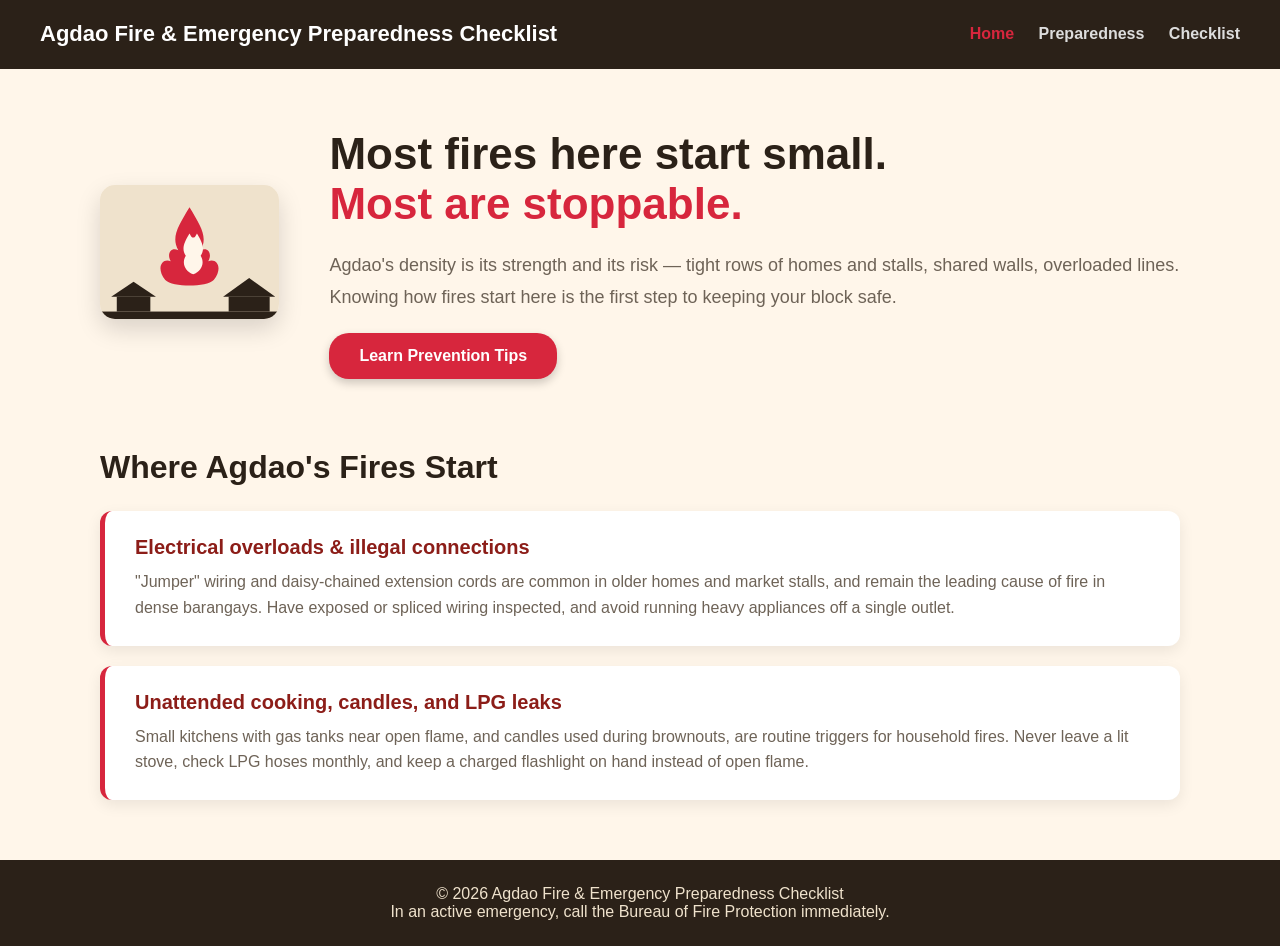
<file: index.html>
<!DOCTYPE html>
<html lang="en">

<head>
    <meta charset="UTF-8">
    <meta name="viewport" content="width=device-width, initial-scale=1.0">
    <title>Home - Agdao Fire & Emergency Preparedness Checklist</title>
    <link rel="stylesheet" href="css/style.css">
</head>

<body>

    
    <header>

        <h2><a href="index.html">Agdao Fire & Emergency Preparedness Checklist</a></h2>

        <nav>
            <a href="index.html" class="active">Home</a>
            <a href="preparedness.html">Preparedness</a>
            <a href="checklist.html">Checklist</a>
        </nav>

    </header>

    
    <main>

        
        <section id="hero" class="sec1-display">

            <div class="hero-img">
                <img src="assets/hero-firefighter.svg" alt="Illustration of a flame beside a row of homes">
            </div>

            <div class="hero-content">
                <h1>Most fires here start small.<br><span>Most are stoppable.</span></h1>

                <p>
                    Agdao's density is its strength and its risk — tight rows
                    of homes and stalls, shared walls, overloaded lines.
                    Knowing how fires start here is the first step to
                    keeping your block safe.
                </p>

                <a href="#causes"><button>Learn Prevention Tips</button></a>
            </div>

        </section>

        
        <section id="causes" class="sec2-display">

            <h2>Where Agdao's Fires Start</h2>

            <div class="cause-container">

                <article class="cause-card">
                    <h3>Electrical overloads & illegal connections</h3>
                    <p>
                        "Jumper" wiring and daisy-chained extension cords are common
                        in older homes and market stalls, and remain the leading cause
                        of fire in dense barangays. Have exposed or spliced wiring
                        inspected, and avoid running heavy appliances off a single outlet.
                    </p>
                </article>

                <article class="cause-card">
                    <h3>Unattended cooking, candles, and LPG leaks</h3>
                    <p>
                        Small kitchens with gas tanks near open flame, and candles used
                        during brownouts, are routine triggers for household fires. Never
                        leave a lit stove, check LPG hoses monthly, and keep a charged
                        flashlight on hand instead of open flame.
                    </p>
                </article>

            </div>
        </section>

    </main>

    
    <footer>

        <p>© 2026 Agdao Fire & Emergency Preparedness Checklist</p>
        <p>In an active emergency, call the Bureau of Fire Protection immediately.</p>

    </footer>

</body>
</html>
</file>
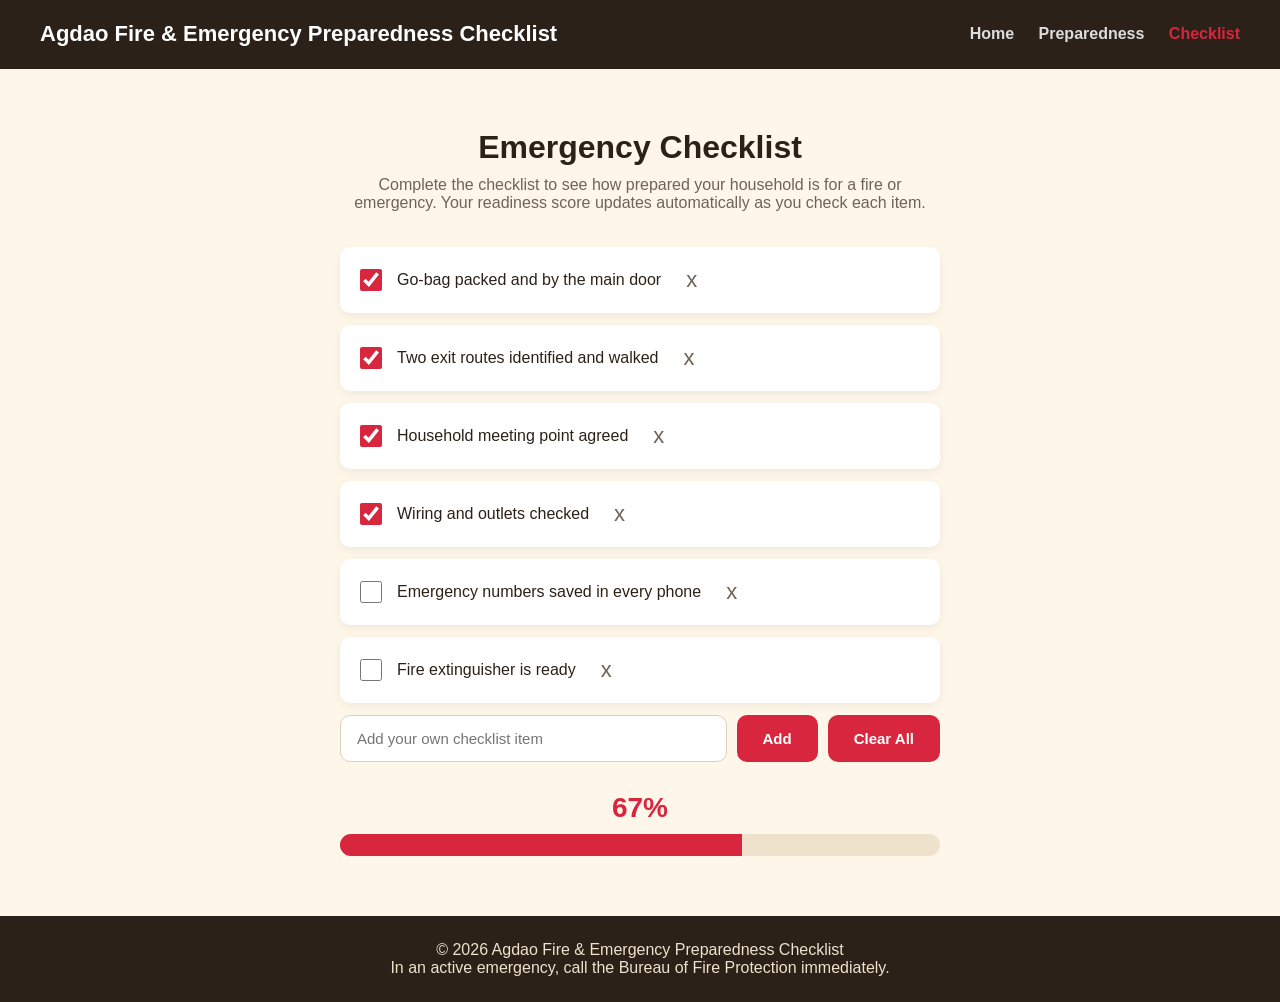
<file: checklist.html>
<!DOCTYPE html>
<html lang="en">

<head>
    <meta charset="UTF-8">
    <meta name="viewport" content="width=device-width, initial-scale=1.0">
    <title>Checklist - Agdao Fire & Emergency Preparedness Checklist</title>
    <link rel="stylesheet" href="css/style.css">
</head>

<body>

    
    <header>

        <h2><a href="index.html">Agdao Fire & Emergency Preparedness Checklist</a></h2>

        <nav>
            <a href="index.html">Home</a>
            <a href="preparedness.html">Preparedness</a>
            <a href="checklist.html" class="active">Checklist</a>
        </nav>

    </header>

    
    <main>

        <section id="checklist" class="checklist-container">

            <h2>Emergency Checklist</h2>
            <p>Complete the checklist to see how prepared your household is for a fire or emergency. Your readiness score updates automatically as you check each item.</p>

            
            <form id="checklistForm" onsubmit="return false;">

                <ul id="list" class="checklist-list">
                    <!-- checklist items are rendered here by js/checklist.js -->
                </ul>

                <div class="add-item">
                    <label for="task" class="sr-only">Add your own checklist item</label>
                    <input type="text" id="task" placeholder="Add your own checklist item">
                    <button type="button" onclick="addTask()">Add</button>
                    <button type="button" onclick="clearAll()">Clear All</button>
                </div>

            </form>

            <div class="progress-wrap">
                <p id="pctLabel">0%</p>
                <div class="progress-bar">
                    <div class="progress-fill" id="barFill"></div>
                </div>
            </div>

        </section>

    </main>

    
    <footer>

        <p>© 2026 Agdao Fire & Emergency Preparedness Checklist</p>
        <p>In an active emergency, call the Bureau of Fire Protection immediately.</p>

    </footer>

    <script src="js/checklist.js"></script>

</body>
</html>
</file>
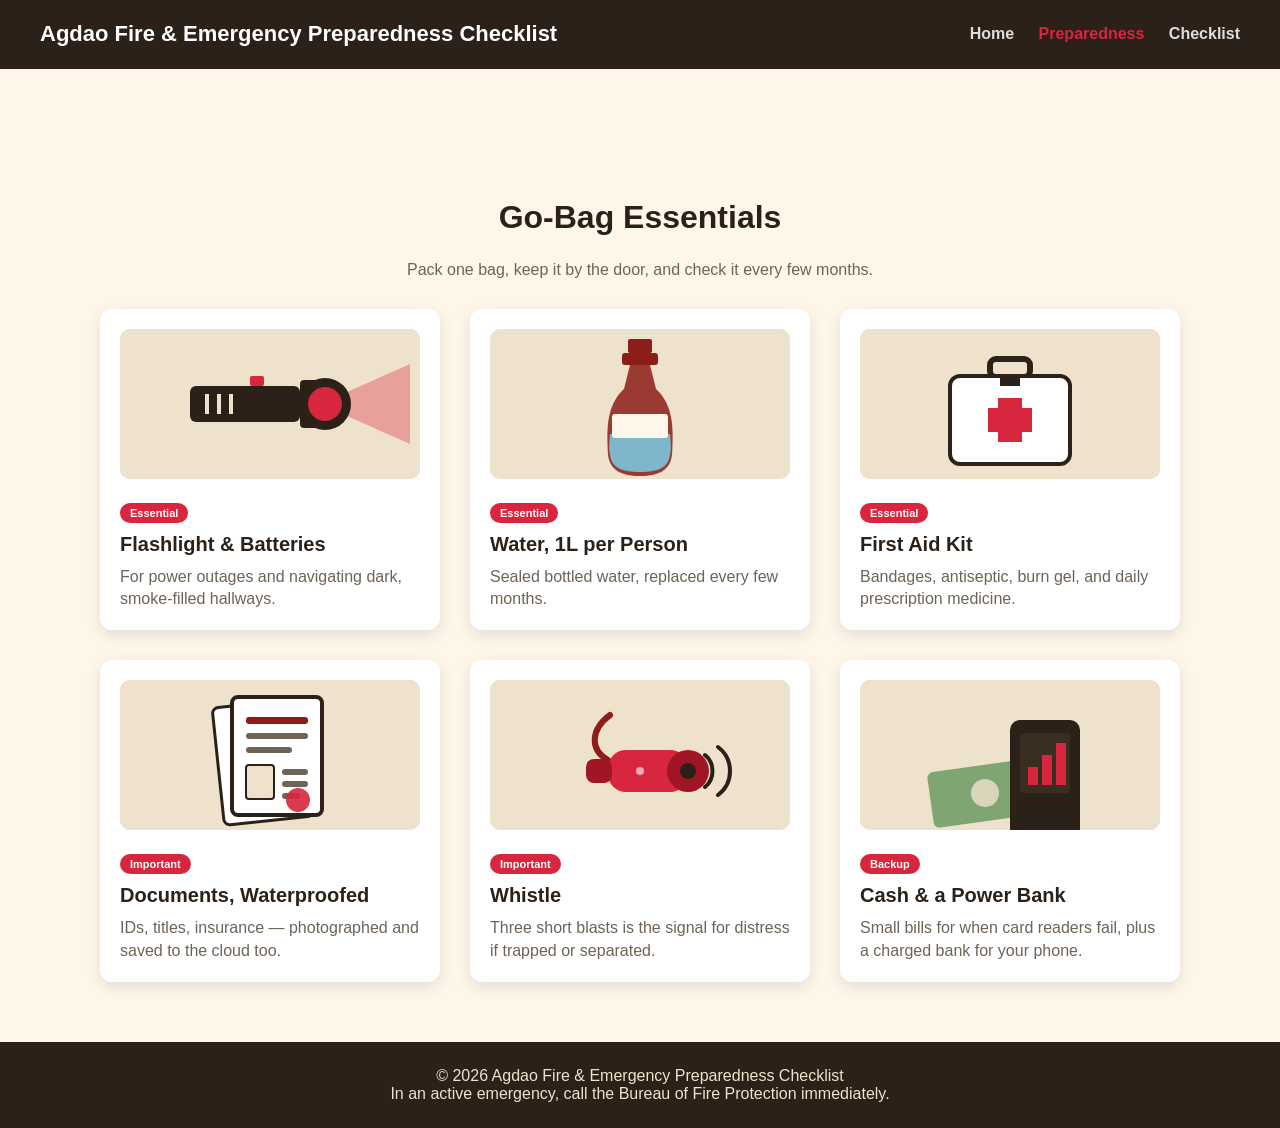
<file: preparedness.html>
<!DOCTYPE html>
<html lang="en">

<head>
    <meta charset="UTF-8">
    <meta name="viewport" content="width=device-width, initial-scale=1.0">
    <title>Preparedness - Agdao Fire & Emergency Preparedness Checklist</title>
    <link rel="stylesheet" href="css/style.css">
</head>

<body>

    
    <header>

        <h2><a href="index.html">Agdao Fire & Emergency Preparedness Checklist</a></h2>

        <nav>
            <a href="index.html">Home</a>
            <a href="preparedness.html" class="active">Preparedness</a>
            <a href="checklist.html">Checklist</a>
        </nav>

    </header>

    
    <main>

        <section id="gobag" class="sec2-display">

            <h2 style="text-align:center;">Go-Bag Essentials</h2>
            <p style="color:#6E6357; margin-bottom:30px; text-align:center;">
                Pack one bag, keep it by the door, and check it every few months.
            </p>

            <div class="card-container">

                <article class="card">
                    <img src="assets/flashlight.svg" alt="LED flashlight">
                    <span class="tag">Essential</span>
                    <h3>Flashlight & Batteries</h3>
                    <p>For power outages and navigating dark, smoke-filled hallways.</p>
                </article>

                <article class="card">
                    <img src="assets/water.svg" alt="Bottled water">
                    <span class="tag">Essential</span>
                    <h3>Water, 1L per Person</h3>
                    <p>Sealed bottled water, replaced every few months.</p>
                </article>

                <article class="card">
                    <img src="assets/first-aid.svg" alt="First aid kit">
                    <span class="tag">Essential</span>
                    <h3>First Aid Kit</h3>
                    <p>Bandages, antiseptic, burn gel, and daily prescription medicine.</p>
                </article>

                <article class="card">
                    <img src="assets/documents.svg" alt="Important documents">
                    <span class="tag">Important</span>
                    <h3>Documents, Waterproofed</h3>
                    <p>IDs, titles, insurance — photographed and saved to the cloud too.</p>
                </article>

                <article class="card">
                    <img src="assets/whistle.svg" alt="Emergency whistle">
                    <span class="tag">Important</span>
                    <h3>Whistle</h3>
                    <p>Three short blasts is the signal for distress if trapped or separated.</p>
                </article>

                <article class="card">
                    <img src="assets/powerbank.svg" alt="Portable power bank">
                    <span class="tag">Backup</span>
                    <h3>Cash & a Power Bank</h3>
                    <p>Small bills for when card readers fail, plus a charged bank for your phone.</p>
                </article>

            </div>
        </section>

    </main>

    
    <footer>

        <p>© 2026 Agdao Fire & Emergency Preparedness Checklist</p>
        <p>In an active emergency, call the Bureau of Fire Protection immediately.</p>

    </footer>

</body>
</html>
</file>
<file: css/style.css>
/* Reset & Base Styles */
*{
    margin:0;
    padding:0;
    box-sizing:border-box;
}

html{
    height:100%;
}

body{
    font-family: 'Segoe UI', Tahoma, Geneva, Verdana, sans-serif;
    background:#FFF6EA;
    color:#2B2118;

    display:flex;
    flex-direction:column;
    min-height:100vh;
}

/* Navigation Styles */
header{
    background:#2B2118;
    padding:20px 40px;

    display:flex;
    justify-content:space-between;
    align-items:center;

    position:sticky;
    top:0;
}

header a{
    text-decoration:none;
    color:#fff;
}

header h2{
    font-size:22px;
    line-height:1.3;
}

nav a{
    text-decoration:none;
    color:#ddd;
    margin-left:20px;
    font-weight:bold;
}

nav a:hover{
    color:#D7263D;
}

nav a.active{
    color:#D7263D;
}

/* Main Layout */
main{
    padding:60px;
    max-width:1200px;
    margin:auto;
}

/* Hero Section (Home Page) */
.sec1-display{
    display:flex;
    justify-content:space-between;
    align-items:center;
    gap:50px;
}

.hero-content{
    display:flex;
    flex-direction:column;
    gap:20px;
}

.hero-content h1{
    font-size:44px;
    font-weight:bold;
    color:#2B2118;
}

.hero-content span{
    color:#D7263D;
}

.hero-content p{
    font-size:18px;
    color:#6E6357;
    line-height:1.8;
}

.hero-content button{
    background:#D7263D;
    color:white;
    border:none;
    padding:14px 30px;
    border-radius:20px;
    font-size:16px;
    font-weight:bold;
    cursor:pointer;

    transition:.3s;

    box-shadow:0 4px 10px rgba(0,0,0,.2);
}

.hero-content button:hover{
    background:#A11627;
    transform:translateY(-3px);
}

.hero-img img{
    width:100%;
    max-width:480px;
    height:auto;

    border-radius:15px;
    box-shadow:0 10px 25px rgba(0,0,0,.15);

    transition:.3s;
}

.hero-img img:hover{
    transform:scale(1.03);
}

/* Causes Section (Home Page) */
.sec2-display{
    padding-top:70px;
}

.sec2-display h2{
    font-size:32px;
    margin-bottom:25px;
    color:#2B2118;
}

.cause-container{
    display:flex;
    flex-direction:column;
    gap:20px;
}

.cause-card{
    background:#fff;
    padding:25px 30px;
    border-radius:12px;
    border-left:5px solid #D7263D;
    box-shadow:0 5px 15px rgba(0,0,0,.08);
}

.cause-card h3{
    font-size:20px;
    color:#8C1D18;
    margin-bottom:10px;
}

.cause-card p{
    color:#6E6357;
    line-height:1.6;
}

/* Preparedness Cards (Preparedness Page) */
.card-container{
    display:grid;
    grid-template-columns:repeat(3, 1fr);
    gap:30px;
}

.card{
    background:#fff;
    padding:20px;
    border-radius:12px;

    box-shadow:0 5px 15px rgba(0,0,0,.1);

    transition:.3s;
}

.card:hover{
    transform:translateY(-8px);
}

.card img{
    width:100%;
    height:150px;
    object-fit:cover;
    border-radius:10px;
    margin-bottom:20px;
    background:#EFE2CC;
}

.card span.tag{
    display:inline-block;
    background:#D7263D;
    color:#fff;
    font-size:11px;
    font-weight:bold;
    padding:4px 10px;
    border-radius:20px;
    margin-bottom:10px;
}

.card h3{
    font-size:20px;
    color:#2B2118;
    margin-bottom:10px;
}

.card p{
    color:#6E6357;
    line-height:1.4;
}

/* Checklist Section (Checklist Page) */
.checklist-container{
    max-width:600px;
    margin:auto;
}

.checklist-container h2{
    font-size:32px;
    text-align:center;
    margin-bottom:10px;
}

.checklist-container > p{
    text-align:center;
    color:#6E6357;
    margin-bottom:35px;
}

.checklist-list{
    list-style:none;
}

.sr-only{
    position:absolute;
    width:1px;
    height:1px;
    overflow:hidden;
    clip:rect(0,0,0,0);
    white-space:nowrap;
}

.checklist-item{
    display:flex;
    align-items:center;
    gap:15px;
    background:#fff;
    padding:16px 20px;
    border-radius:10px;
    margin-bottom:12px;
    box-shadow:0 3px 10px rgba(0,0,0,.06);
}

.checklist-item input[type="checkbox"]{
    width:22px;
    height:22px;
    accent-color:#D7263D;
    cursor:pointer;
}

.checklist-item label{
    font-size:16px;
    cursor:pointer;
    flex:1;
}

.remove-btn{
    background:none;
    border:none;
    color:#6E6357;
    font-size:22px;
    line-height:1;
    cursor:pointer;
    padding:6px 10px;
    border-radius:6px;
    transition:.2s;
}

.remove-btn:hover{
    background:#D7263D;
    color:#fff;
}

.add-item{
    display:flex;
    gap:10px;
    margin-bottom:20px;
}

.add-item input[type="text"]{
    flex:1;
    padding:14px 16px;
    border-radius:10px;
    border:1px solid #ddd0bc;
    font-size:15px;
    font-family:inherit;
    background:#fff;
    color:#2B2118;
}

.add-item input[type="text"]:focus{
    outline:none;
    border-color:#D7263D;
}

.add-item button{
    background:#D7263D;
    color:#fff;
    border:none;
    padding:0 26px;
    border-radius:10px;
    font-size:15px;
    font-weight:bold;
    cursor:pointer;
    transition:.3s;
}

.add-item button:hover{
    background:#A11627;
}

.progress-wrap{
    margin-top:30px;
}

.progress-wrap p{
    text-align:center;
    font-size:28px;
    font-weight:bold;
    color:#D7263D;
    margin-bottom:10px;
}

.progress-bar{
    background:#EFE2CC;
    border-radius:20px;
    height:22px;
    overflow:hidden;
}

.progress-fill{
    background:#D7263D;
    height:100%;
    width:0%;
    transition:.3s;
}

/* Footer Styles */
footer{
    margin-top:auto;
    padding:25px;

    background:#2B2118;
    color:#EFE2CC;

    text-align:center;
}

/* Responsive Settings */
@media (max-width:900px){
    .card-container{
        grid-template-columns:repeat(2, 1fr);
    }
}

@media (max-width:800px){
    .sec1-display{
        flex-direction:column;
    }

    main{
        padding:30px;
    }

    .hero-content h1{
        font-size:36px;
    }

    .sec2-display h2{
        font-size:28px;
    }

    .checklist-container h2{
        font-size:28px;
    }
}

@media (max-width:600px){
    .card-container{
        grid-template-columns:1fr;
    }
}

@media (max-width:480px){
    main{
        padding:16px;
    }

    header{
        flex-direction:column;
        gap:8px;
        padding:12px 20px;
    }

    header h2{
        font-size:clamp(11px, 4.2vw, 18px);
        white-space:nowrap;
    }

    .hero-content h1{
        font-size:28px;
    }

    .sec2-display h2{
        font-size:24px;
    }

    .checklist-container h2{
        font-size:24px;
    }

    nav{
        font-size:14px;
    }

    nav a{
        margin-left:12px;
    }

    .checklist-item{
        padding:12px 14px;
    }

    .remove-btn{
        font-size:26px;
        padding:8px 12px;
    }

    .add-item{
        flex-wrap:wrap;
    }

    .add-item input[type="text"]{
        flex:1 1 100%;
    }

    .add-item button{
        flex:1;
        padding:12px 0;
    }

    .hero-content button{
        width:100%;
    }
}
</file>
